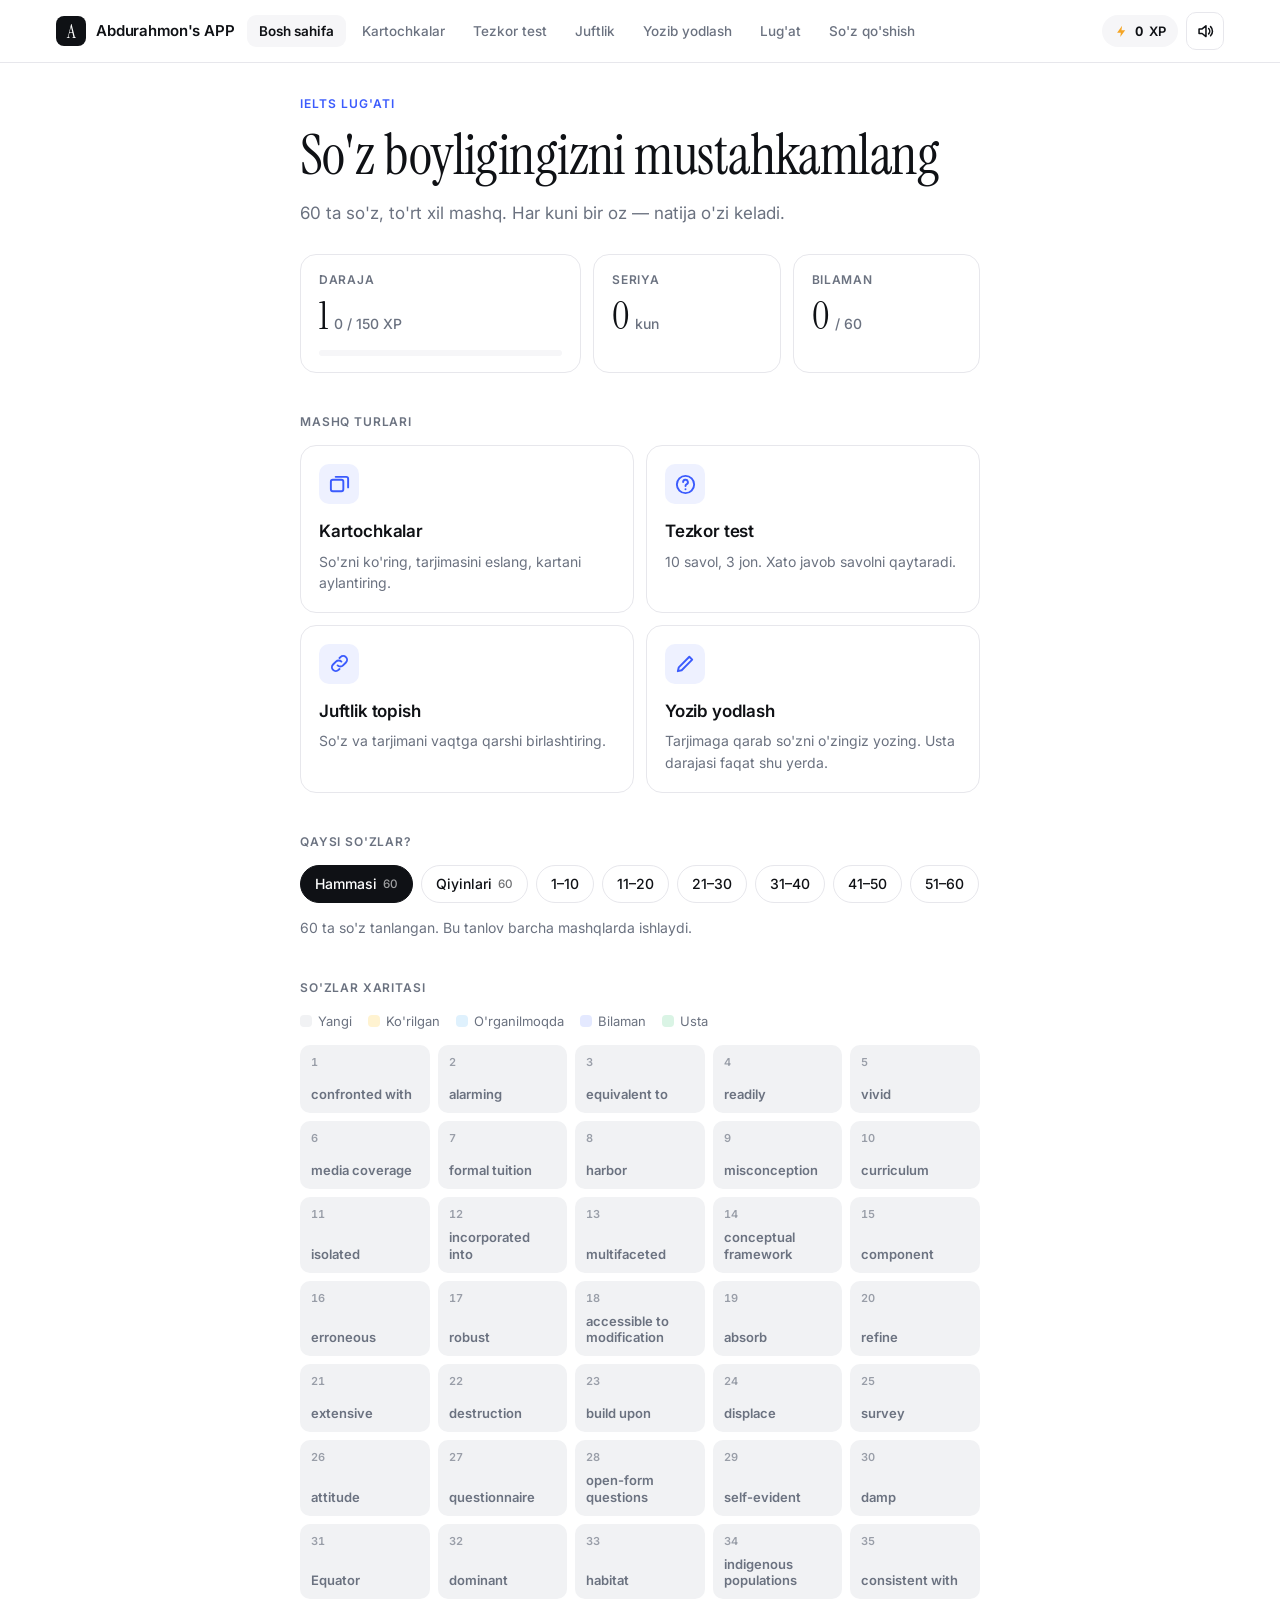
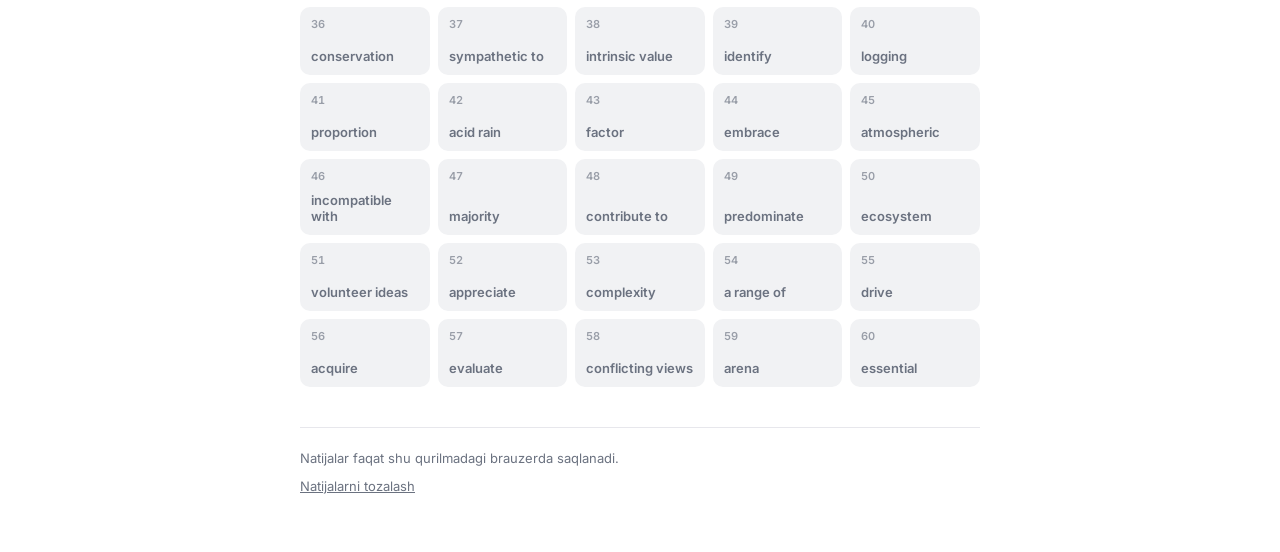
<file: index.html>
<!doctype html>
<html lang="uz">
<head>
<meta charset="utf-8">
<meta name="viewport" content="width=device-width,initial-scale=1,viewport-fit=cover">
<meta name="theme-color" content="#ffffff">
<title>Abdurahmon's APP — IELTS lug'ati</title>
<meta name="description" content="IELTS lug'ati: kartochkalar, test, juftlik va yozib yodlash mashqlari.">
<link rel="icon" href="data:image/svg+xml,%3Csvg xmlns='http://www.w3.org/2000/svg' viewBox='0 0 32 32'%3E%3Crect width='32' height='32' rx='8' fill='%230f1115'/%3E%3Ctext x='16' y='23' font-size='20' text-anchor='middle' fill='white' font-family='Georgia,serif'%3EA%3C/text%3E%3C/svg%3E">
<link rel="preconnect" href="https://fonts.googleapis.com">
<link rel="preconnect" href="https://fonts.gstatic.com" crossorigin>
<link rel="stylesheet" href="https://fonts.googleapis.com/css2?family=Inter:wght@400;500;600;700&family=Instrument+Serif&display=swap">
<link rel="stylesheet" href="assets/style.css">
</head>
<body data-page="index">
<main class="page" id="app"></main>
<script src="assets/words.js"></script>
<script src="assets/core.js"></script>
<script src="assets/home.js"></script>
</body>
</html>
</file>
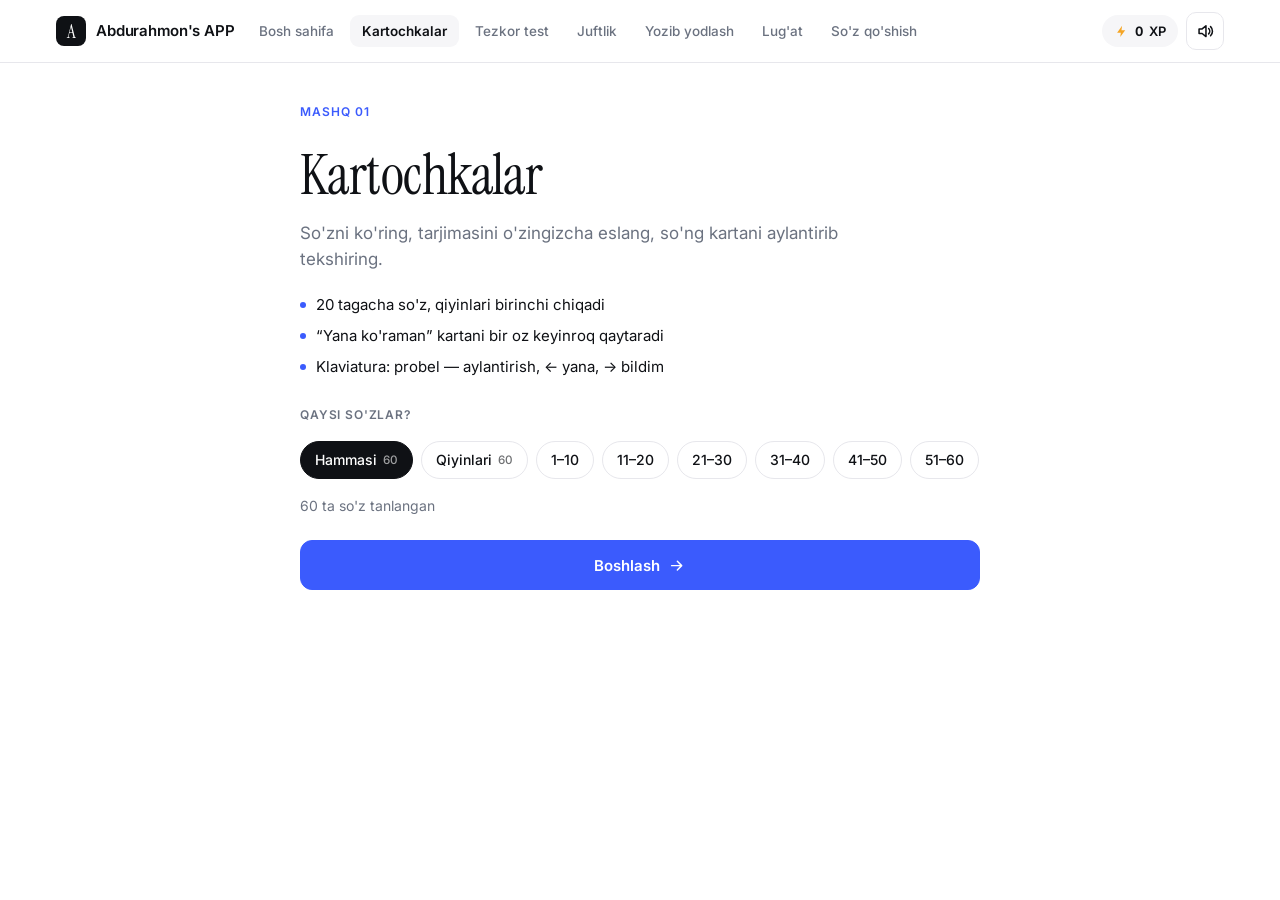
<file: cards.html>
<!doctype html>
<html lang="uz">
<head>
<meta charset="utf-8">
<meta name="viewport" content="width=device-width,initial-scale=1,viewport-fit=cover">
<meta name="theme-color" content="#ffffff">
<title>Kartochkalar — Abdurahmon's APP</title>
<meta name="description" content="IELTS lug'ati: kartochkalar, test, juftlik va yozib yodlash mashqlari.">
<link rel="icon" href="data:image/svg+xml,%3Csvg xmlns='http://www.w3.org/2000/svg' viewBox='0 0 32 32'%3E%3Crect width='32' height='32' rx='8' fill='%230f1115'/%3E%3Ctext x='16' y='23' font-size='20' text-anchor='middle' fill='white' font-family='Georgia,serif'%3EA%3C/text%3E%3C/svg%3E">
<link rel="preconnect" href="https://fonts.googleapis.com">
<link rel="preconnect" href="https://fonts.gstatic.com" crossorigin>
<link rel="stylesheet" href="https://fonts.googleapis.com/css2?family=Inter:wght@400;500;600;700&family=Instrument+Serif&display=swap">
<link rel="stylesheet" href="assets/style.css">
</head>
<body data-page="cards">
<main class="page" id="app"></main>
<script src="assets/words.js"></script>
<script src="assets/core.js"></script>
<script src="assets/cards.js"></script>
</body>
</html>
</file>
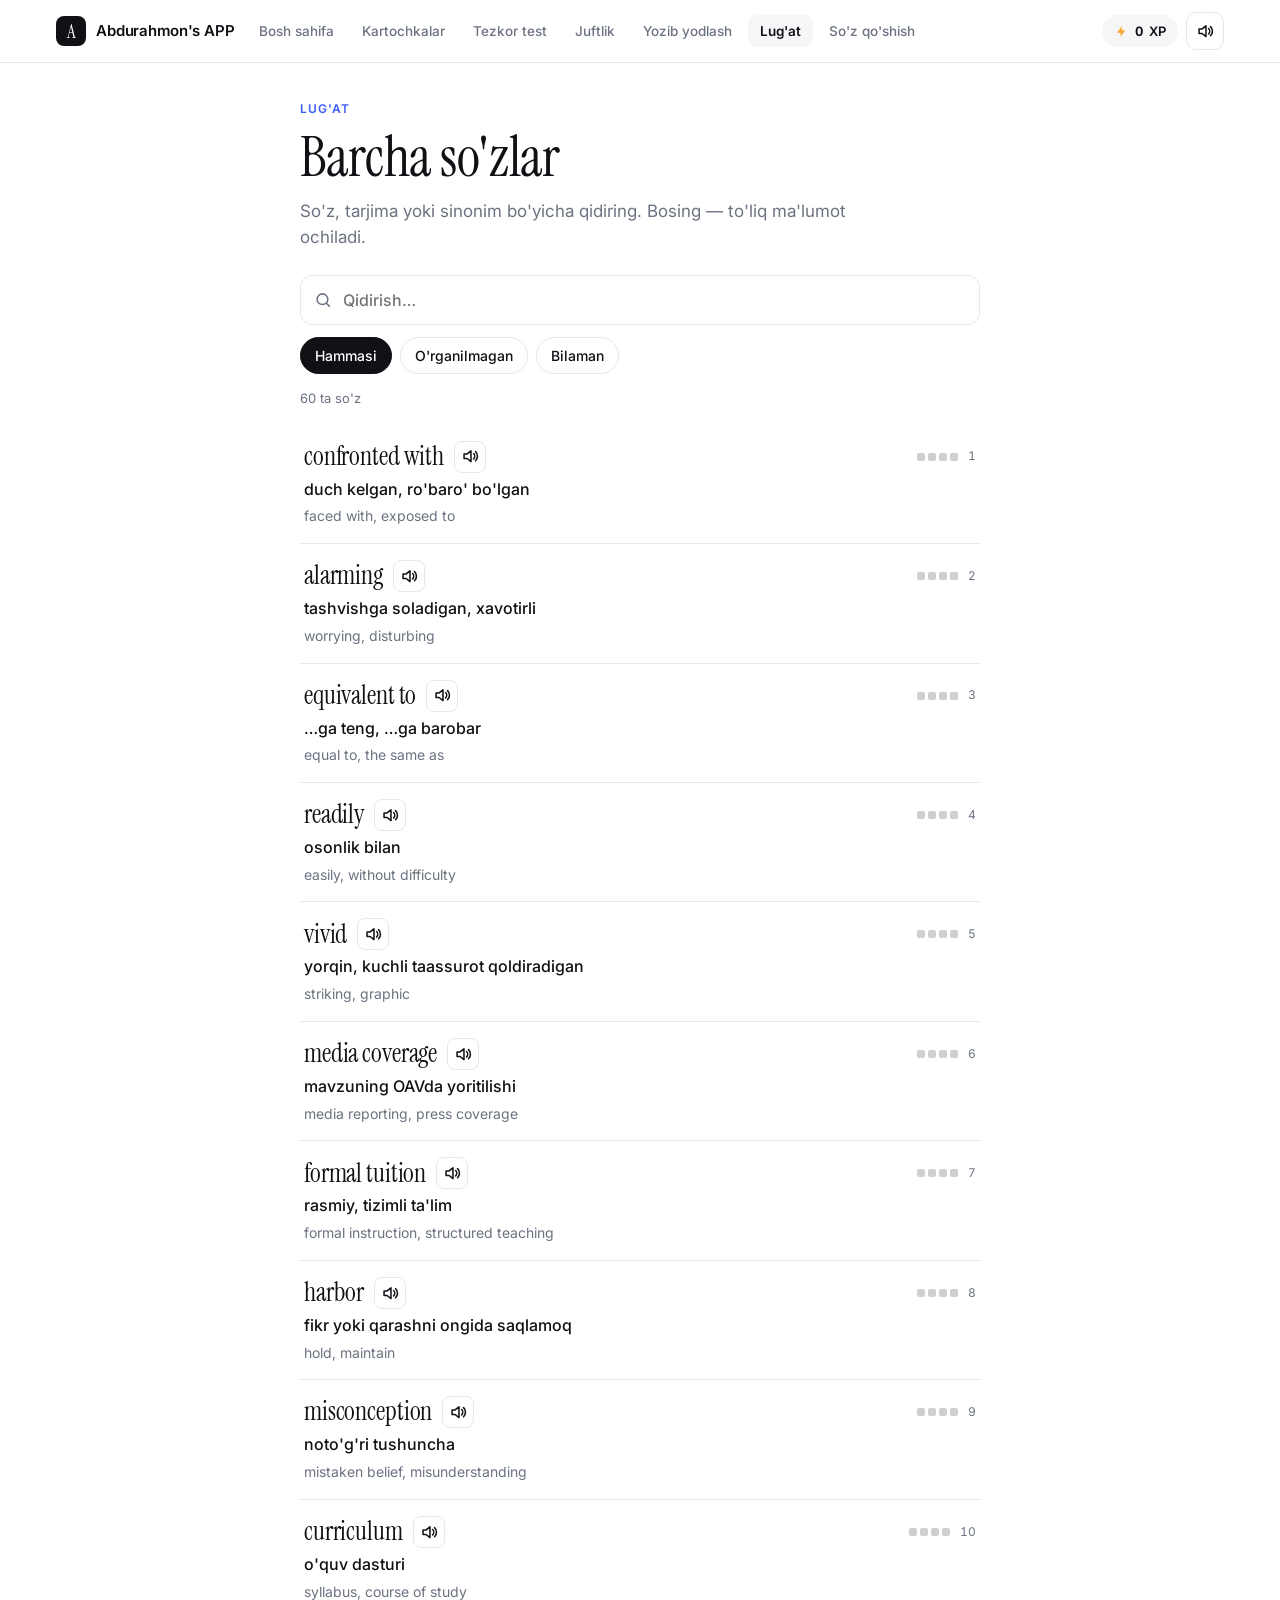
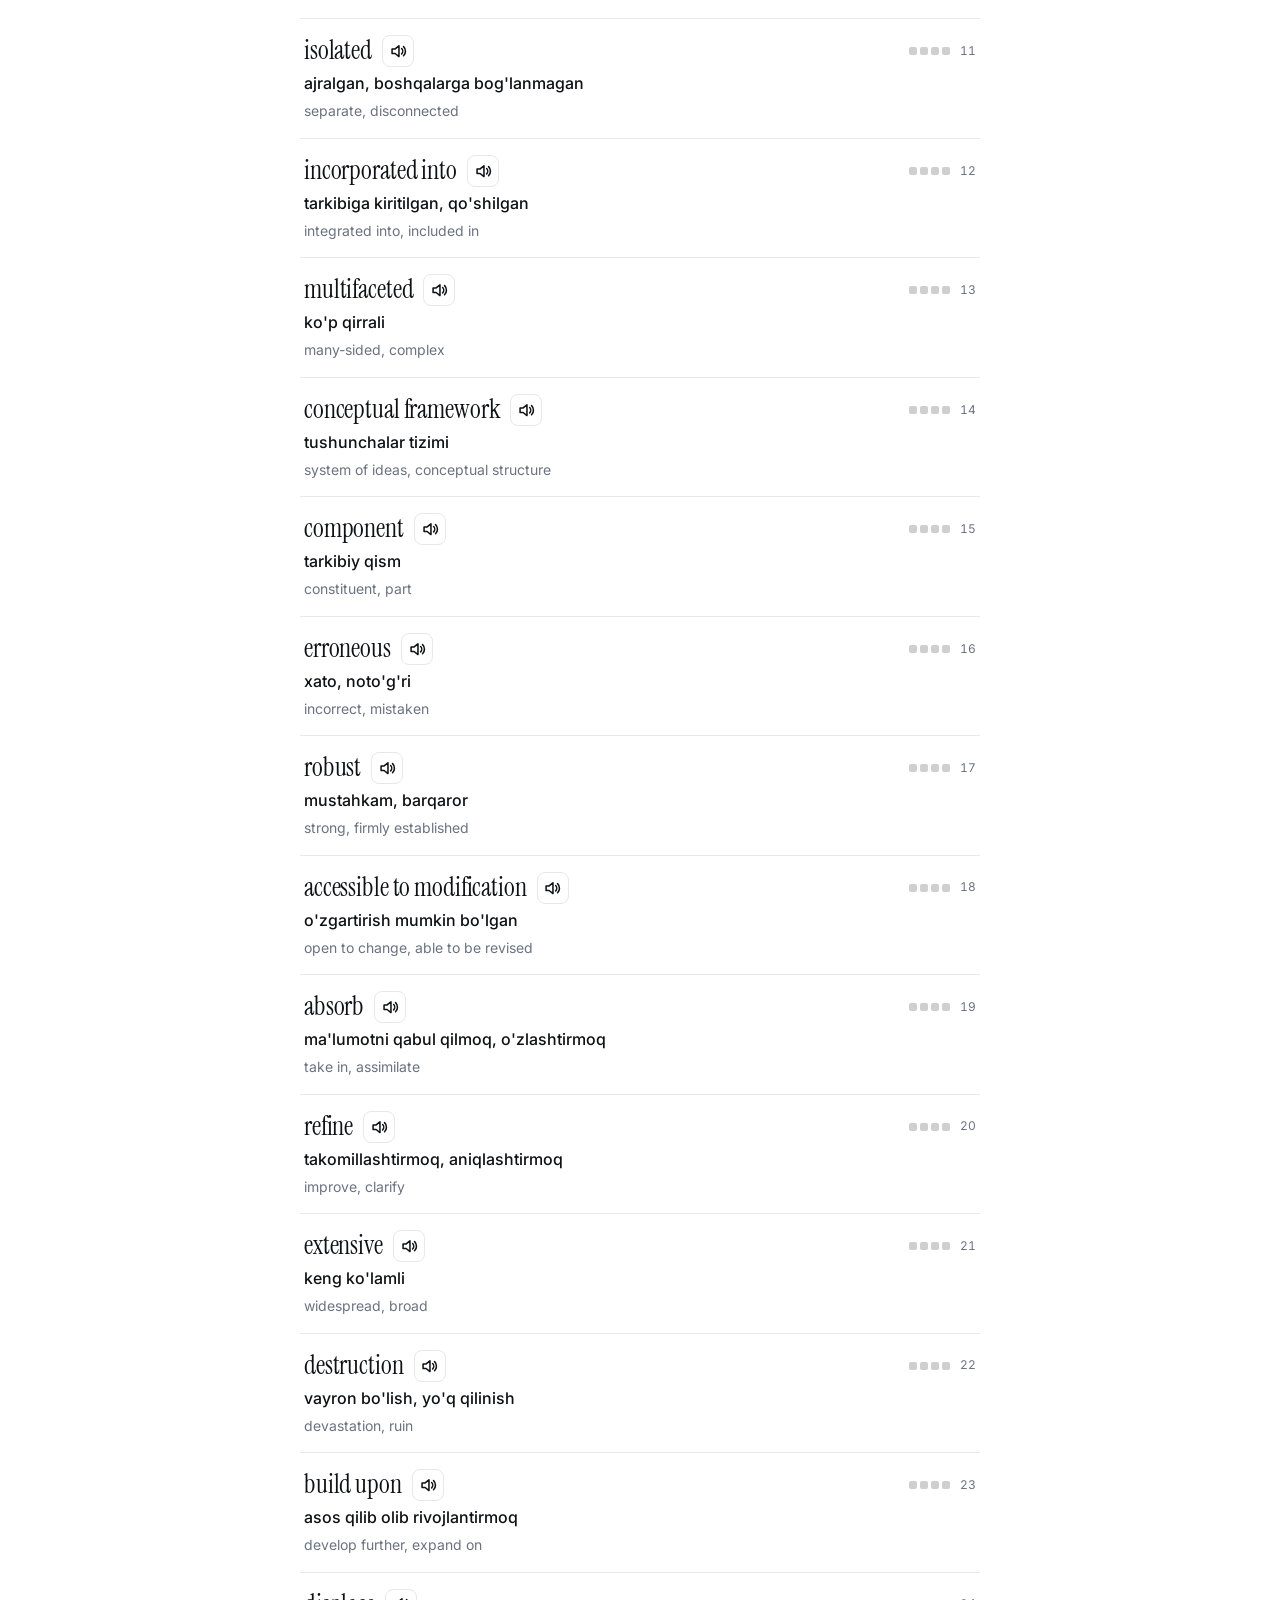
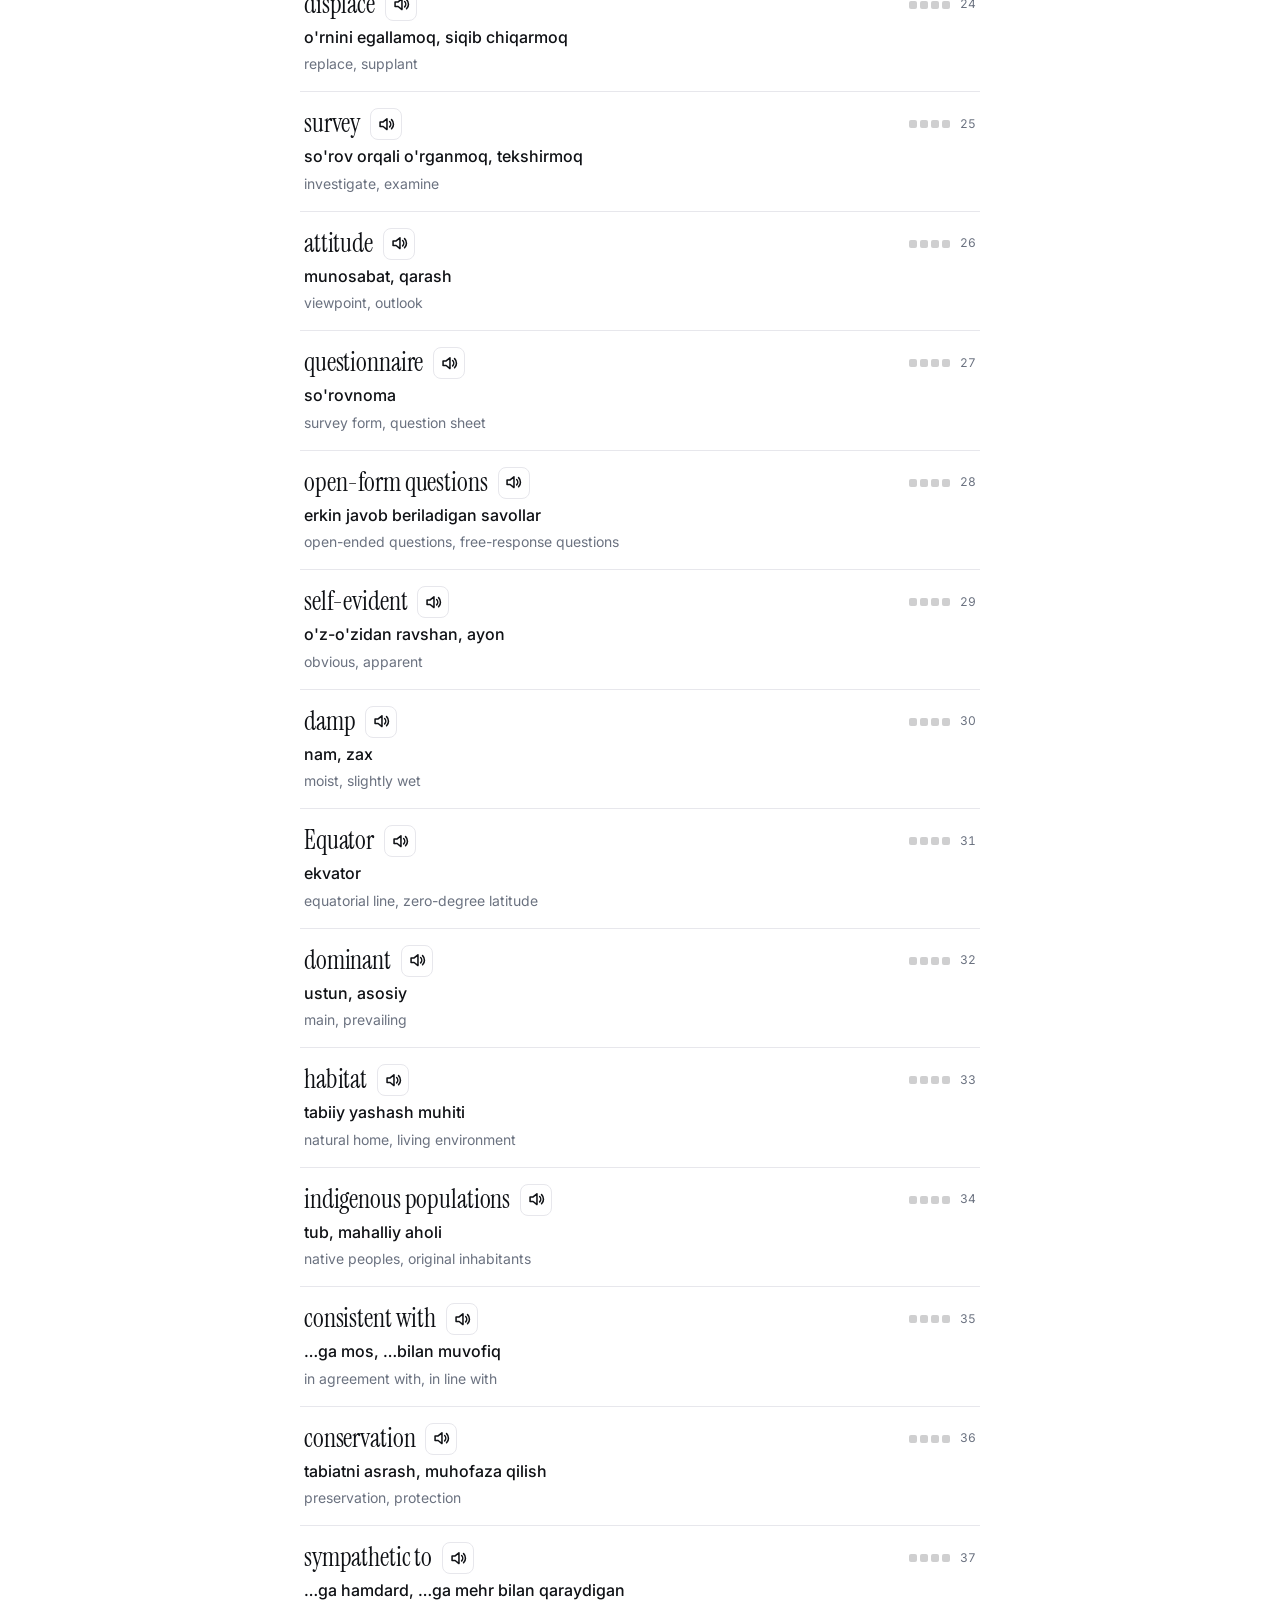
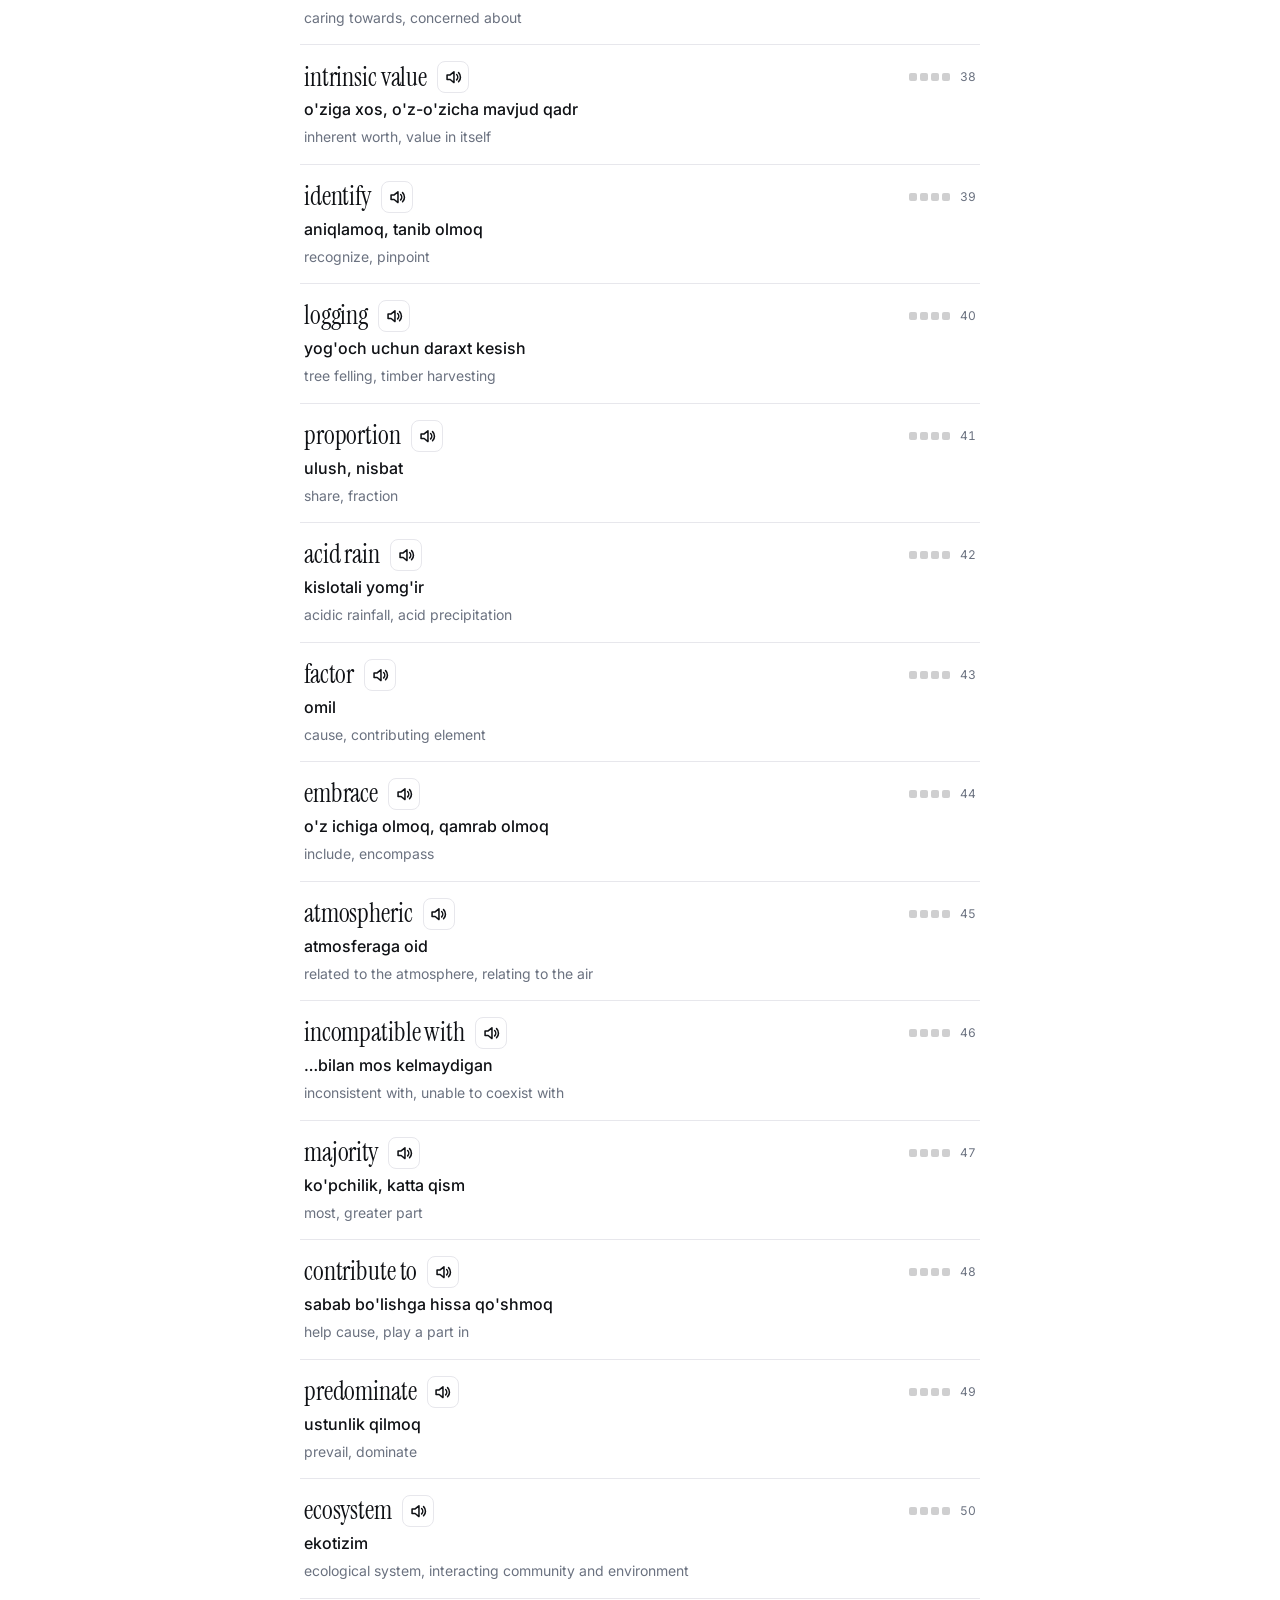
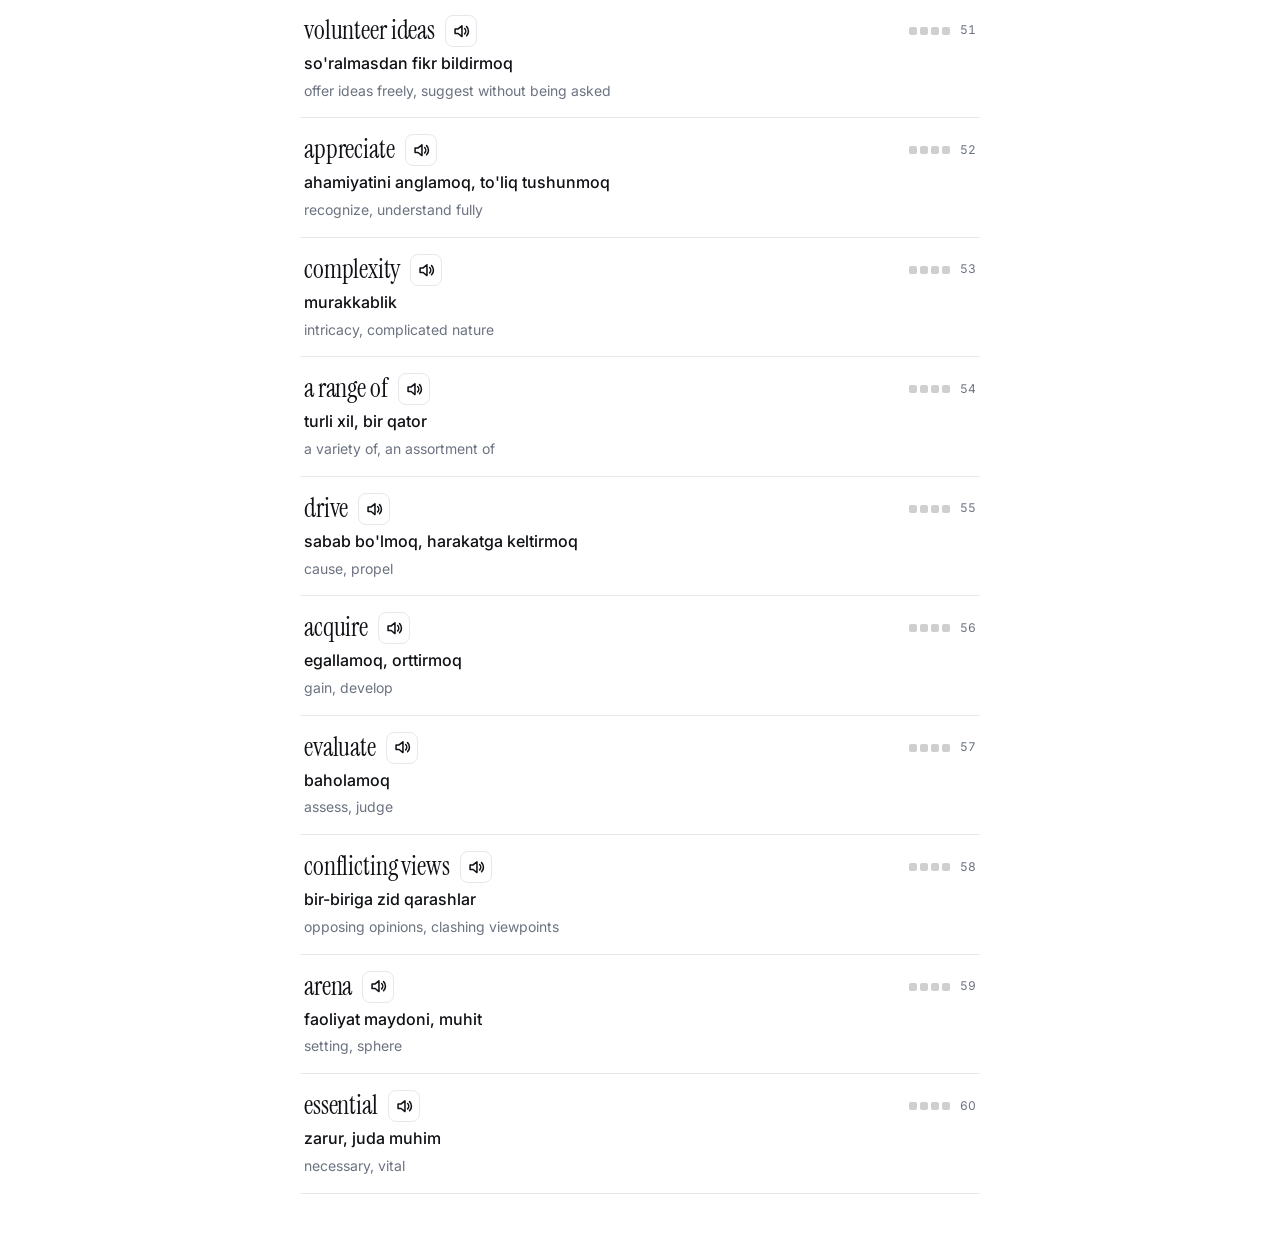
<file: dict.html>
<!doctype html>
<html lang="uz">
<head>
<meta charset="utf-8">
<meta name="viewport" content="width=device-width,initial-scale=1,viewport-fit=cover">
<meta name="theme-color" content="#ffffff">
<title>Lug'at — Abdurahmon's APP</title>
<meta name="description" content="IELTS lug'ati: kartochkalar, test, juftlik va yozib yodlash mashqlari.">
<link rel="icon" href="data:image/svg+xml,%3Csvg xmlns='http://www.w3.org/2000/svg' viewBox='0 0 32 32'%3E%3Crect width='32' height='32' rx='8' fill='%230f1115'/%3E%3Ctext x='16' y='23' font-size='20' text-anchor='middle' fill='white' font-family='Georgia,serif'%3EA%3C/text%3E%3C/svg%3E">
<link rel="preconnect" href="https://fonts.googleapis.com">
<link rel="preconnect" href="https://fonts.gstatic.com" crossorigin>
<link rel="stylesheet" href="https://fonts.googleapis.com/css2?family=Inter:wght@400;500;600;700&family=Instrument+Serif&display=swap">
<link rel="stylesheet" href="assets/style.css">
</head>
<body data-page="dict">
<main class="page" id="app"></main>
<script src="assets/words.js"></script>
<script src="assets/core.js"></script>
<script src="assets/dict.js"></script>
</body>
</html>
</file>
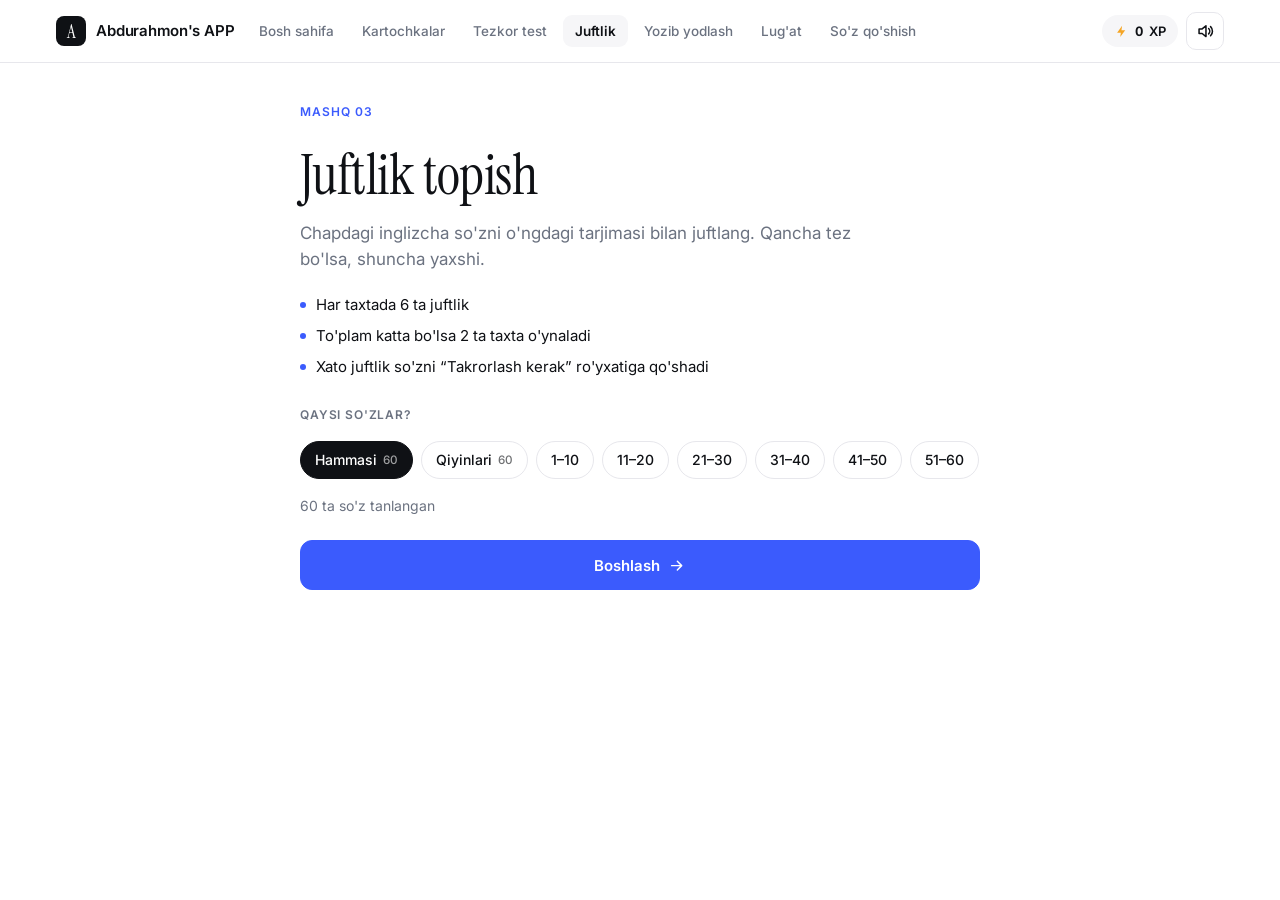
<file: match.html>
<!doctype html>
<html lang="uz">
<head>
<meta charset="utf-8">
<meta name="viewport" content="width=device-width,initial-scale=1,viewport-fit=cover">
<meta name="theme-color" content="#ffffff">
<title>Juftlik topish — Abdurahmon's APP</title>
<meta name="description" content="IELTS lug'ati: kartochkalar, test, juftlik va yozib yodlash mashqlari.">
<link rel="icon" href="data:image/svg+xml,%3Csvg xmlns='http://www.w3.org/2000/svg' viewBox='0 0 32 32'%3E%3Crect width='32' height='32' rx='8' fill='%230f1115'/%3E%3Ctext x='16' y='23' font-size='20' text-anchor='middle' fill='white' font-family='Georgia,serif'%3EA%3C/text%3E%3C/svg%3E">
<link rel="preconnect" href="https://fonts.googleapis.com">
<link rel="preconnect" href="https://fonts.gstatic.com" crossorigin>
<link rel="stylesheet" href="https://fonts.googleapis.com/css2?family=Inter:wght@400;500;600;700&family=Instrument+Serif&display=swap">
<link rel="stylesheet" href="assets/style.css">
</head>
<body data-page="match">
<main class="page" id="app"></main>
<script src="assets/words.js"></script>
<script src="assets/core.js"></script>
<script src="assets/match.js"></script>
</body>
</html>
</file>
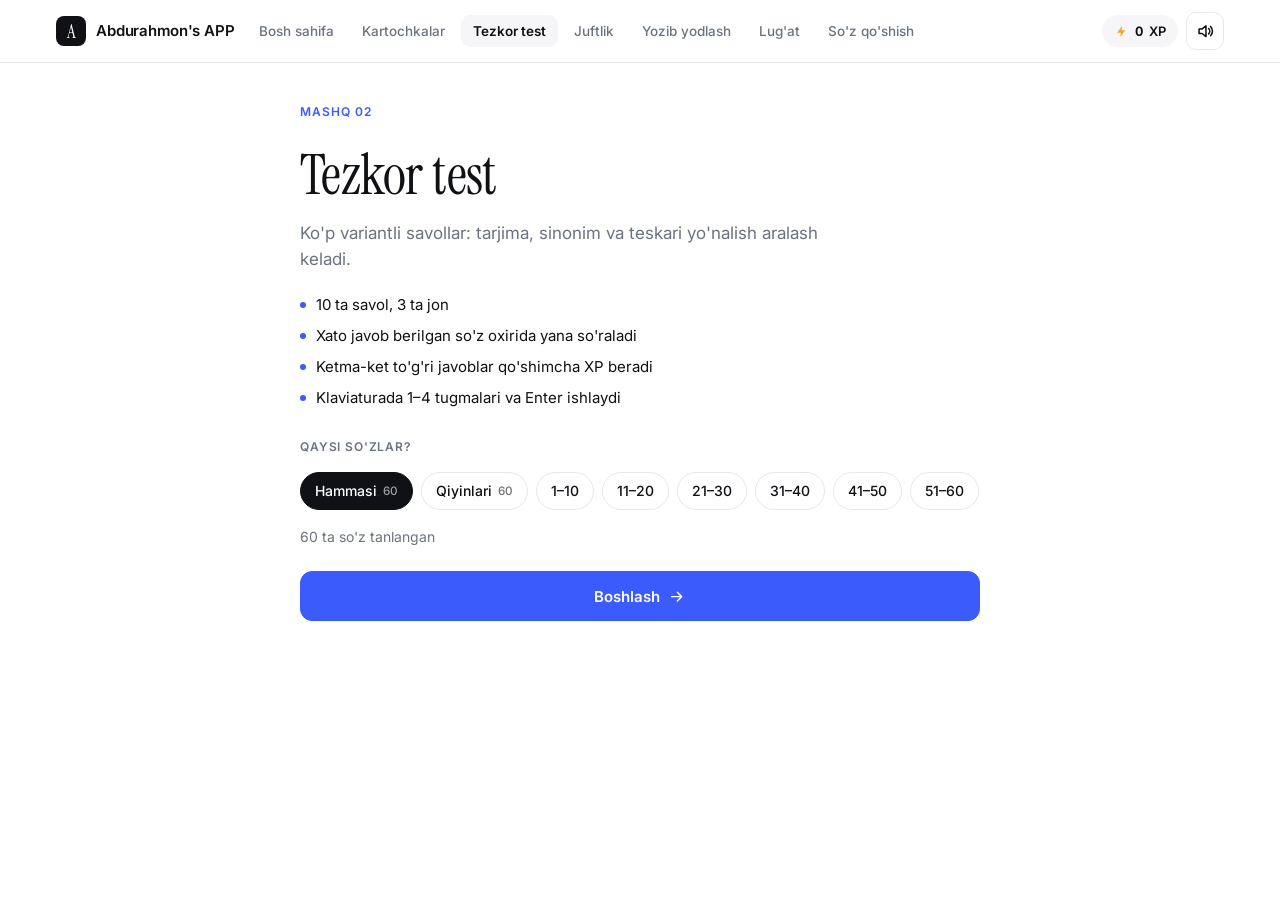
<file: quiz.html>
<!doctype html>
<html lang="uz">
<head>
<meta charset="utf-8">
<meta name="viewport" content="width=device-width,initial-scale=1,viewport-fit=cover">
<meta name="theme-color" content="#ffffff">
<title>Tezkor test — Abdurahmon's APP</title>
<meta name="description" content="IELTS lug'ati: kartochkalar, test, juftlik va yozib yodlash mashqlari.">
<link rel="icon" href="data:image/svg+xml,%3Csvg xmlns='http://www.w3.org/2000/svg' viewBox='0 0 32 32'%3E%3Crect width='32' height='32' rx='8' fill='%230f1115'/%3E%3Ctext x='16' y='23' font-size='20' text-anchor='middle' fill='white' font-family='Georgia,serif'%3EA%3C/text%3E%3C/svg%3E">
<link rel="preconnect" href="https://fonts.googleapis.com">
<link rel="preconnect" href="https://fonts.gstatic.com" crossorigin>
<link rel="stylesheet" href="https://fonts.googleapis.com/css2?family=Inter:wght@400;500;600;700&family=Instrument+Serif&display=swap">
<link rel="stylesheet" href="assets/style.css">
</head>
<body data-page="quiz">
<main class="page" id="app"></main>
<script src="assets/words.js"></script>
<script src="assets/core.js"></script>
<script src="assets/quiz.js"></script>
</body>
</html>
</file>
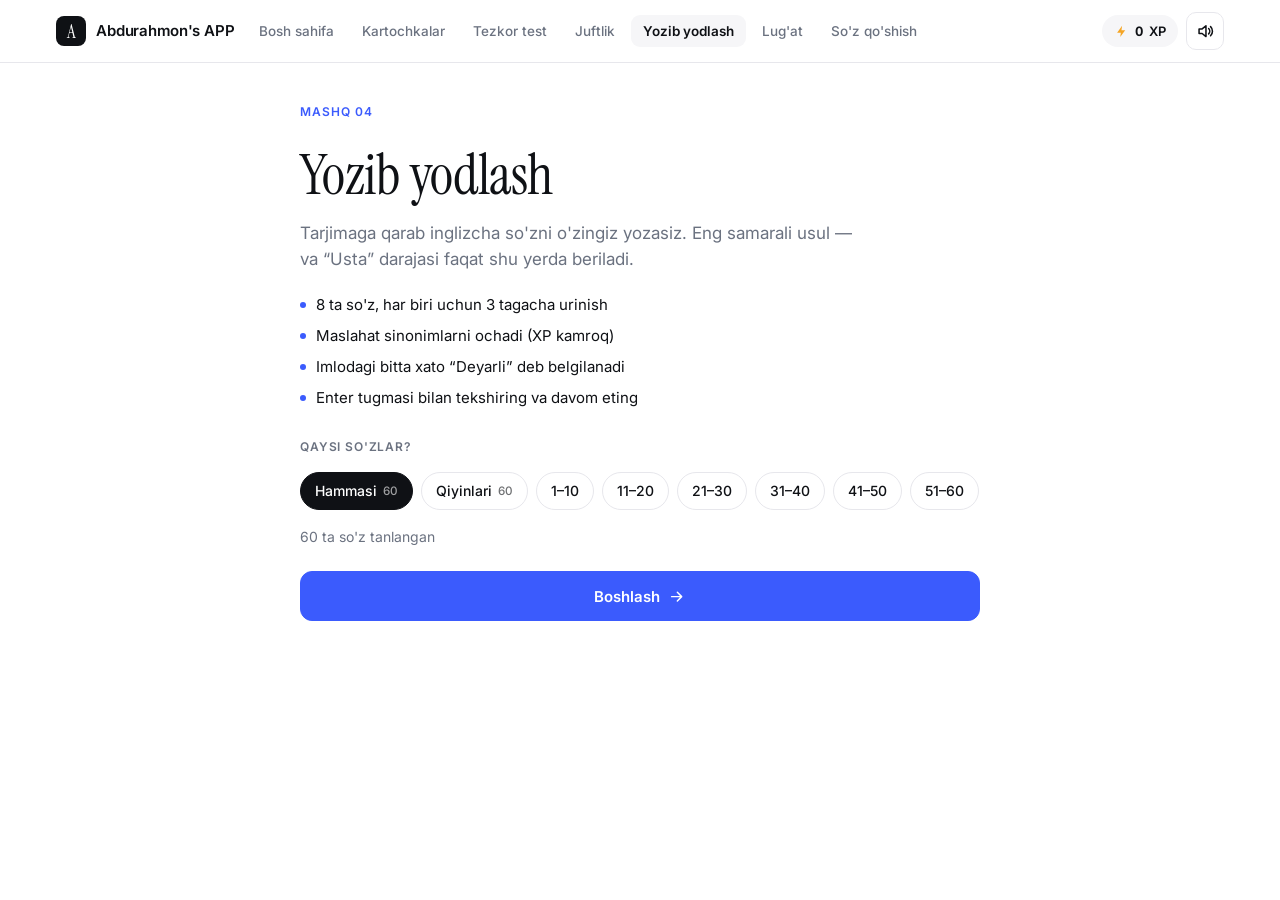
<file: type.html>
<!doctype html>
<html lang="uz">
<head>
<meta charset="utf-8">
<meta name="viewport" content="width=device-width,initial-scale=1,viewport-fit=cover">
<meta name="theme-color" content="#ffffff">
<title>Yozib yodlash — Abdurahmon's APP</title>
<meta name="description" content="IELTS lug'ati: kartochkalar, test, juftlik va yozib yodlash mashqlari.">
<link rel="icon" href="data:image/svg+xml,%3Csvg xmlns='http://www.w3.org/2000/svg' viewBox='0 0 32 32'%3E%3Crect width='32' height='32' rx='8' fill='%230f1115'/%3E%3Ctext x='16' y='23' font-size='20' text-anchor='middle' fill='white' font-family='Georgia,serif'%3EA%3C/text%3E%3C/svg%3E">
<link rel="preconnect" href="https://fonts.googleapis.com">
<link rel="preconnect" href="https://fonts.gstatic.com" crossorigin>
<link rel="stylesheet" href="https://fonts.googleapis.com/css2?family=Inter:wght@400;500;600;700&family=Instrument+Serif&display=swap">
<link rel="stylesheet" href="assets/style.css">
</head>
<body data-page="type">
<main class="page" id="app"></main>
<script src="assets/words.js"></script>
<script src="assets/core.js"></script>
<script src="assets/type.js"></script>
</body>
</html>
</file>
<file: assets/style.css>
/* Abdurahmon's APP — oq, sokin, tipografik dizayn */
:root {
  color-scheme: light;
  --bg: #ffffff;
  --bg2: #f6f6f8;
  --fg: #0f1115;
  --muted: #6b7280;
  --line: #e7e7ec;
  --acc: #3b5bfd;
  --acc-ink: #2a43d1;
  --acc-soft: #eef1ff;
  --ok: #12a150;
  --ok-soft: #e8f7ee;
  --bad: #e5484d;
  --bad-soft: #fdeded;
  --gold: #f5a524;
  --serif: "Instrument Serif", Georgia, "Times New Roman", serif;
  --sans: "Inter", system-ui, -apple-system, "Segoe UI", sans-serif;
  --m0: #f1f2f4; --m0f: #6b7280;
  --m1: #fff3d1; --m1f: #8a5a00;
  --m2: #dff1fd; --m2f: #0b5f8f;
  --m3: #e4e9ff; --m3f: #2a3fb8;
  --m4: #daf4e5; --m4f: #0b6b36;
}
* { box-sizing: border-box; }
html { -webkit-text-size-adjust: 100%; }
body {
  margin: 0; background: var(--bg); color: var(--fg);
  font: 400 16px/1.55 var(--sans); -webkit-font-smoothing: antialiased;
  padding-bottom: 84px;
}
@media (min-width: 760px) { body { padding-bottom: 0; } }
body.focus { padding-bottom: 0; }
body.focus .bnav { display: none; }
button { font: inherit; color: inherit; }
h1, h2, h3, p, ul { margin: 0; }
a { color: inherit; }
:focus-visible { outline: 2px solid var(--acc); outline-offset: 2px; }
[hidden] { display: none !important; }
.muted { color: var(--muted); font-size: 14px; }
.sp { flex: 1; }

.i { width: 1.15em; height: 1.15em; fill: none; stroke: currentColor; stroke-width: 2; stroke-linecap: round; stroke-linejoin: round; flex: none; }
.i.fill, .stars .i.on, .hearts .i { fill: currentColor; }

/* ---------- sarlavha ---------- */
.hd { position: sticky; top: 0; z-index: 30; background: rgba(255, 255, 255, .95); -webkit-backdrop-filter: saturate(1.4) blur(12px); backdrop-filter: saturate(1.4) blur(12px); border-bottom: 1px solid var(--line); }
.hd-in { max-width: 1200px; margin: 0 auto; min-height: 62px; padding: 0 16px; display: flex; align-items: center; gap: 12px; }
.brand { display: flex; align-items: center; gap: 10px; font-weight: 600; font-size: 15px; text-decoration: none; white-space: nowrap; letter-spacing: -.01em; flex-shrink: 0; }
.logo { width: 30px; height: 30px; border-radius: 8px; background: var(--fg); color: #fff; display: grid; place-items: center; font: 400 19px/1 var(--serif); flex-shrink: 0; }
.nav { display: none; gap: 4px; align-items: center; overflow-x: auto; scrollbar-width: none; -ms-overflow-style: none; padding: 4px 0; }
.nav::-webkit-scrollbar { display: none; }
@media (min-width: 760px) { .nav { display: flex; } }
.nav a { padding: 8px 12px; border-radius: 9px; color: var(--muted); text-decoration: none; font-weight: 500; font-size: 13.5px; white-space: nowrap; line-height: 1.25; display: inline-flex; align-items: center; transition: background .15s, color .15s; }
.nav a:hover { background: var(--bg2); color: var(--fg); }
.nav a.on { background: var(--bg2); color: var(--fg); font-weight: 600; }
.hd-r { margin-left: auto; display: flex; align-items: center; gap: 8px; flex-shrink: 0; }
.xp { display: inline-flex; align-items: center; gap: 6px; padding: 6px 12px; border-radius: 99px; background: var(--bg2); font-size: 13px; font-weight: 600; font-variant-numeric: tabular-nums; white-space: nowrap; }
.xp .i { color: var(--gold); fill: var(--gold); stroke: none; }

.bnav { position: fixed; left: 0; right: 0; bottom: 0; z-index: 30; display: grid; grid-template-columns: repeat(7, 1fr); background: rgba(255, 255, 255, .96); border-top: 1px solid var(--line); padding: 6px 6px calc(6px + env(safe-area-inset-bottom, 0px)); }
@media (min-width: 760px) { .bnav { display: none; } }
.bnav a { display: flex; flex-direction: column; align-items: center; gap: 3px; padding: 6px 2px; border-radius: 10px; text-decoration: none; color: var(--muted); font-size: 10.5px; font-weight: 500; }
.bnav a .i { width: 21px; height: 21px; }
.bnav a.on { color: var(--acc); }

/* ---------- sahifa ---------- */
.page { max-width: 720px; margin: 0 auto; padding: 32px 20px 56px; }
.eyebrow { font-size: 12px; font-weight: 600; letter-spacing: .08em; text-transform: uppercase; color: var(--acc); }
h1 { font: 400 clamp(36px, 8vw, 56px)/1.04 var(--serif); letter-spacing: -.01em; margin: 8px 0 12px; text-wrap: balance; }
h2 { font-size: 12px; font-weight: 600; letter-spacing: .07em; text-transform: uppercase; color: var(--muted); }
.lead { font-size: 17px; color: var(--muted); max-width: 52ch; }
.section { margin-top: 40px; display: flex; flex-direction: column; gap: 14px; }

/* tugmalar */
.btn { display: inline-flex; align-items: center; justify-content: center; gap: 8px; height: 50px; padding: 0 22px; border-radius: 12px; border: 1px solid var(--fg); background: var(--fg); color: #fff; font-weight: 600; font-size: 15px; cursor: pointer; text-decoration: none; transition: transform .08s, background .15s, border-color .15s; }
.btn:hover { background: #262a33; }
.btn:active { transform: scale(.985); }
.btn.acc { background: var(--acc); border-color: var(--acc); }
.btn.acc:hover { background: var(--acc-ink); border-color: var(--acc-ink); }
.btn.line { background: #fff; color: var(--fg); border-color: var(--line); }
.btn.line:hover { background: var(--bg2); }
.btn.ok { background: var(--ok); border-color: var(--ok); }
.btn.block { width: 100%; }
.btn[disabled] { opacity: .4; pointer-events: none; }
.row { display: flex; gap: 10px; }
.row .btn { flex: 1; }
.icon-btn { width: 38px; height: 38px; border-radius: 10px; border: 1px solid var(--line); background: #fff; display: inline-grid; place-items: center; cursor: pointer; padding: 0; color: var(--fg); text-decoration: none; flex: none; }
.icon-btn:hover { background: var(--bg2); }
.icon-btn.sm { width: 32px; height: 32px; border-radius: 8px; }
.link { background: none; border: 0; padding: 0; color: var(--muted); text-decoration: underline; cursor: pointer; font-size: 13px; }

.chips { display: flex; flex-wrap: wrap; gap: 8px; }
.chip { display: inline-flex; align-items: center; gap: 6px; padding: 7px 14px; border-radius: 99px; border: 1px solid var(--line); background: #fff; font-size: 14px; font-weight: 500; cursor: pointer; }
.chip:hover { border-color: var(--fg); }
.chip.on { background: var(--fg); border-color: var(--fg); color: #fff; }
.chip small { opacity: .6; font-weight: 500; }

/* ---------- boshlang'ich ekran ---------- */
.intro { display: flex; flex-direction: column; gap: 16px; padding-top: 8px; }
.intro .eyebrow, .intro h1 { margin-bottom: 0; }
.intro h2 { margin-top: 12px; }
.rules { list-style: none; padding: 0; display: flex; flex-direction: column; gap: 8px; margin-top: 4px; }
.rules li { display: flex; gap: 10px; font-size: 15px; }
.rules li::before { content: ""; flex: none; width: 6px; height: 6px; border-radius: 50%; background: var(--acc); margin-top: 9px; }
.intro .btn { margin-top: 8px; }

/* ---------- bosh sahifa ---------- */
.hero { display: flex; flex-direction: column; gap: 4px; }
.stats { display: grid; grid-template-columns: 1.5fr 1fr 1fr; gap: 12px; margin-top: 28px; }
@media (max-width: 560px) { .stats { grid-template-columns: 1fr 1fr; } .stats .lvl { grid-column: 1 / -1; } }
.card { border: 1px solid var(--line); border-radius: 16px; padding: 16px 18px; background: #fff; }
.card .lbl, .lbl { font-size: 12px; font-weight: 600; letter-spacing: .06em; text-transform: uppercase; color: var(--muted); }
.card .val { font: 400 38px/1.1 var(--serif); margin-top: 6px; display: flex; align-items: baseline; gap: 6px; }
.card .val small { font: 500 14px var(--sans); color: var(--muted); }
.bar { height: 6px; border-radius: 9px; background: var(--bg2); overflow: hidden; margin-top: 12px; }
.bar i { display: block; height: 100%; background: var(--acc); border-radius: 9px; transition: width .35s; }

.modes { display: grid; grid-template-columns: repeat(2, minmax(0, 1fr)); gap: 12px; }
@media (max-width: 520px) { .modes { grid-template-columns: 1fr; } }
.mode { display: flex; flex-direction: column; gap: 6px; padding: 18px; border: 1px solid var(--line); border-radius: 16px; background: #fff; text-decoration: none; transition: border-color .15s, transform .15s, box-shadow .15s; }
.mode:hover { border-color: var(--fg); transform: translateY(-2px); box-shadow: 0 8px 24px -12px rgba(15, 17, 21, .25); }
.mode .mi { width: 40px; height: 40px; border-radius: 10px; display: grid; place-items: center; background: var(--acc-soft); color: var(--acc); margin-bottom: 8px; font-size: 20px; }
.mode b { font-size: 17px; font-weight: 600; letter-spacing: -.01em; display: flex; align-items: center; justify-content: space-between; }
.mode b .i { opacity: 0; transition: opacity .15s, transform .15s; transform: translateX(-4px); }
.mode:hover b .i { opacity: 1; transform: none; }
.mode span.d { font-size: 14px; color: var(--muted); }

.legend { display: flex; flex-wrap: wrap; gap: 6px 16px; font-size: 13px; color: var(--muted); }
.legend span { display: inline-flex; align-items: center; gap: 6px; }
.legend i { width: 12px; height: 12px; border-radius: 4px; display: inline-block; }
.lg0 { background: var(--m0); } .lg1 { background: var(--m1); } .lg2 { background: var(--m2); } .lg3 { background: var(--m3); } .lg4 { background: var(--m4); }
.map { display: grid; grid-template-columns: repeat(auto-fill, minmax(112px, 1fr)); gap: 8px; }
.tile { text-align: left; border: 0; border-radius: 10px; padding: 9px 11px 11px; display: flex; flex-direction: column; gap: 6px; cursor: pointer; min-height: 68px; justify-content: space-between; min-width: 0; transition: transform .12s; }
.tile:hover { transform: translateY(-2px); }
.tile small { font-size: 11px; font-weight: 600; opacity: .65; font-variant-numeric: tabular-nums; }
.tile b { font-size: 13px; font-weight: 600; line-height: 1.25; overflow-wrap: anywhere; }
.m0 { background: var(--m0); color: var(--m0f); } .m1 { background: var(--m1); color: var(--m1f); }
.m2 { background: var(--m2); color: var(--m2f); } .m3 { background: var(--m3); color: var(--m3f); }
.m4 { background: var(--m4); color: var(--m4f); }
.pips { display: inline-flex; gap: 3px; }
.pips i { width: 8px; height: 8px; border-radius: 2px; background: currentColor; opacity: .2; }
.pips i.f { opacity: 1; }
.foot { margin-top: 40px; padding-top: 20px; border-top: 1px solid var(--line); color: var(--muted); font-size: 13px; display: flex; flex-direction: column; gap: 8px; align-items: flex-start; }

/* ---------- lug'at ---------- */
.search-wrap { position: relative; margin: 24px 0 12px; }
.search-wrap .i { position: absolute; left: 14px; top: 50%; transform: translateY(-50%); color: var(--muted); }
.search { width: 100%; height: 50px; padding: 0 16px 0 42px; border-radius: 12px; border: 1px solid var(--line); background: #fff; font: 500 16px var(--sans); color: var(--fg); }
.search:focus { outline: none; border-color: var(--fg); }
.dl { list-style: none; margin: 16px 0 0; padding: 0; display: flex; flex-direction: column; }
.dw { padding: 16px 4px; border-bottom: 1px solid var(--line); display: flex; flex-direction: column; gap: 4px; cursor: pointer; }
.dw:hover .dw-w { color: var(--acc); }
.dw-h { display: flex; align-items: center; gap: 10px; }
.dw-w { font: 400 26px/1.15 var(--serif); letter-spacing: -.005em; transition: color .12s; }
.dw-n { color: var(--muted); font-size: 12px; font-variant-numeric: tabular-nums; }
.dw-t { font-weight: 500; }
.dw-d { color: var(--muted); font-size: 14px; }
.count { color: var(--muted); font-size: 13px; }

/* ---------- o'yin ---------- */
.gbar { display: flex; align-items: center; gap: 14px; margin-bottom: 24px; }
.prog { flex: 1; height: 6px; border-radius: 9px; background: var(--bg2); overflow: hidden; }
.prog i { display: block; height: 100%; background: var(--fg); border-radius: 9px; transition: width .3s; }
.hearts { display: inline-flex; gap: 3px; color: var(--bad); }
.hearts .i { width: 20px; height: 20px; }
.hearts .off { opacity: .2; }
.combo { font-size: 12px; font-weight: 700; padding: 3px 9px; border-radius: 99px; background: var(--gold); color: #3b2a00; white-space: nowrap; }
.cnt, .timer { font-size: 14px; font-weight: 600; font-variant-numeric: tabular-nums; display: inline-flex; align-items: center; gap: 6px; min-width: 54px; justify-content: flex-end; color: var(--muted); }
.game { display: flex; flex-direction: column; gap: 14px; }
.qcard { padding: 28px 24px; border: 1px solid var(--line); border-radius: 20px; background: #fff; display: flex; flex-direction: column; gap: 14px; min-width: 0; }
.qlabel { font-size: 12px; font-weight: 600; letter-spacing: .07em; text-transform: uppercase; color: var(--muted); }
.big { font: 400 clamp(38px, 10vw, 60px)/1.04 var(--serif); letter-spacing: -.01em; overflow-wrap: anywhere; text-wrap: balance; }
.big.sm { font-size: clamp(27px, 7vw, 38px); line-height: 1.15; }
.sub { display: flex; align-items: center; gap: 10px; flex-wrap: wrap; }
.mask { font: 600 19px var(--sans); letter-spacing: .16em; white-space: pre-wrap; color: var(--muted); }
.syns { display: flex; flex-wrap: wrap; gap: 6px; }
.syn { padding: 4px 12px; border-radius: 99px; background: var(--acc-soft); color: var(--acc-ink); font-size: 14px; font-weight: 500; }
.opts { display: grid; gap: 10px; }
.opt { display: flex; align-items: center; gap: 14px; width: 100%; text-align: left; padding: 15px 16px; border: 1px solid var(--line); border-radius: 14px; background: #fff; font-weight: 500; cursor: pointer; min-width: 0; transition: border-color .12s, background .12s; }
.opt:hover:not([disabled]) { border-color: var(--fg); }
.opt span { min-width: 0; overflow-wrap: anywhere; }
.opt kbd { flex: none; width: 26px; height: 26px; border-radius: 7px; border: 1px solid var(--line); display: grid; place-items: center; font: 600 12px var(--sans); color: var(--muted); }
.opt.ok { border-color: var(--ok); background: var(--ok-soft); }
.opt.no { border-color: var(--bad); background: var(--bad-soft); }
.opt[disabled] { cursor: default; }
.opt[disabled]:not(.ok):not(.no) { opacity: .5; }
.fb { border-radius: 16px; padding: 16px; display: flex; flex-direction: column; gap: 12px; animation: rise .2s ease-out; }
.fb.ok { background: var(--ok-soft); }
.fb.no, .fb.near { background: var(--bad-soft); }
.fb-h { font-weight: 700; display: flex; justify-content: space-between; gap: 8px; }
.fb.ok .fb-h { color: var(--ok); } .fb.no .fb-h, .fb.near .fb-h { color: var(--bad); }
.fb-b { display: flex; flex-direction: column; gap: 2px; font-size: 15px; }
.fb-b .sm { color: var(--muted); font-size: 14px; }
.inp { width: 100%; height: 58px; padding: 0 16px; border-radius: 14px; border: 1px solid var(--line); background: #fff; font: 500 22px var(--sans); color: var(--fg); }
.inp:focus { outline: none; border-color: var(--fg); }
.inp.ok { border-color: var(--ok); background: var(--ok-soft); }
.inp.no, .inp.near { border-color: var(--bad); background: var(--bad-soft); }

/* juftlik */
.bno { text-align: center; font-size: 13px; color: var(--muted); font-weight: 600; }
.mgrid { display: grid; grid-template-columns: repeat(2, minmax(0, 1fr)); gap: 10px 12px; }
.mcol { display: flex; flex-direction: column; gap: 10px; min-width: 0; }
.mt { min-height: 60px; padding: 10px 12px; border-radius: 12px; border: 1px solid var(--line); background: #fff; font-weight: 500; font-size: 14.5px; text-align: center; cursor: pointer; overflow-wrap: anywhere; display: grid; place-items: center; line-height: 1.3; }
.mt:hover { border-color: var(--fg); }
.mt.en { font: 400 21px/1.15 var(--serif); }
.mt.sel { border-color: var(--acc); background: var(--acc-soft); color: var(--acc-ink); }
.mt.done { background: var(--ok-soft); border-color: transparent; color: var(--ok); opacity: .55; pointer-events: none; }
.mt.bad { background: var(--bad-soft); border-color: var(--bad); }
@keyframes shake { 0%, 100% { transform: translateX(0); } 25% { transform: translateX(-6px); } 75% { transform: translateX(6px); } }
.shake { animation: shake .3s; }

/* kartochka */
.fc { perspective: 1200px; height: 380px; cursor: pointer; }
.fc-in { position: relative; width: 100%; height: 100%; transition: transform .5s cubic-bezier(.3, .7, .2, 1); transform-style: preserve-3d; }
.fc.flip .fc-in { transform: rotateY(180deg); }
.face { position: absolute; inset: 0; backface-visibility: hidden; -webkit-backface-visibility: hidden; background: #fff; border: 1px solid var(--line); border-radius: 24px; padding: 24px; display: flex; flex-direction: column; gap: 14px; overflow: auto; box-shadow: 0 18px 40px -26px rgba(15, 17, 21, .35); }
.face.front { align-items: center; justify-content: center; text-align: center; }
.face.back { transform: rotateY(180deg); justify-content: center; }
.face .num { position: absolute; top: 16px; left: 18px; font-size: 13px; color: var(--muted); font-weight: 600; }
.face.front .big { font-size: clamp(36px, 10vw, 56px); }
.tap { font-size: 13px; color: var(--muted); }
.trl { font: 400 clamp(26px, 7vw, 34px)/1.2 var(--serif); }
.fc-help { text-align: center; }

/* natija */
.res { max-width: 520px; margin: 0 auto; padding-top: 16px; display: flex; flex-direction: column; align-items: center; gap: 22px; text-align: center; }
.res h1 { margin: 0; }
.stars { display: flex; gap: 8px; }
.stars .i { width: 52px; height: 52px; color: var(--line); }
.stars .i.on { color: var(--gold); animation: pop .5s both; }
.stars .i.on:nth-child(2) { animation-delay: .15s; } .stars .i.on:nth-child(3) { animation-delay: .3s; }
@keyframes pop { 0% { transform: scale(.3); opacity: 0; } 70% { transform: scale(1.18); } 100% { transform: scale(1); opacity: 1; } }
.lvup { background: var(--gold); color: #3b2a00; font-weight: 700; padding: 8px 16px; border-radius: 99px; font-size: 14px; }
.stats3 { display: grid; grid-template-columns: repeat(3, minmax(0, 1fr)); gap: 10px; width: 100%; }
.stat { border: 1px solid var(--line); border-radius: 14px; padding: 14px 8px; }
.stat b { display: block; font: 400 30px/1.1 var(--serif); font-variant-numeric: tabular-nums; }
.stat span { font-size: 12px; color: var(--muted); font-weight: 500; }
.review { width: 100%; text-align: left; display: flex; flex-direction: column; gap: 8px; }
.rv { display: flex; align-items: center; gap: 10px; padding: 11px 14px; border-radius: 12px; border: 1px solid var(--line); cursor: pointer; background: #fff; }
.rv:hover { border-color: var(--fg); }
.rv span { color: var(--muted); font-size: 14px; min-width: 0; overflow-wrap: anywhere; }
.btns { display: flex; flex-direction: column; gap: 10px; width: 100%; }

/* so'z oynasi */
.sheet-bg { position: fixed; inset: 0; z-index: 50; background: rgba(15, 17, 21, .4); display: flex; align-items: flex-end; justify-content: center; animation: fade .15s; }
.sheet { width: 100%; max-width: 560px; max-height: 88%; overflow: auto; background: #fff; border-radius: 24px 24px 0 0; padding: 22px 22px calc(26px + env(safe-area-inset-bottom, 0px)); display: flex; flex-direction: column; gap: 16px; animation: rise .22s ease-out; }
@media (min-width: 760px) { .sheet-bg { align-items: center; } .sheet { border-radius: 24px; } }
.sheet .big { font-size: clamp(34px, 8vw, 46px); }
.sh-row { display: flex; align-items: center; gap: 10px; }
.sh-row .num { font-size: 13px; color: var(--muted); font-weight: 600; }
.tr-line { font-size: 19px; font-weight: 500; line-height: 1.35; margin-top: 2px; }
.sheet .syns { margin-top: 6px; }
.mlabel { align-self: flex-start; display: inline-flex; align-items: center; gap: 8px; padding: 6px 12px; border-radius: 99px; font-size: 13px; font-weight: 600; }
@keyframes rise { from { transform: translateY(24px); opacity: 0; } to { transform: none; opacity: 1; } }
@keyframes fade { from { opacity: 0; } to { opacity: 1; } }
@media (prefers-reduced-motion: reduce) { * { animation: none !important; transition: none !important; } }

/* so'z qo'shish */
.form { display: flex; flex-direction: column; gap: 12px; margin-top: 24px; }
.field { display: flex; flex-direction: column; gap: 6px; }
.field label { font-size: 13px; font-weight: 600; color: var(--muted); }
.field input, .field textarea { width: 100%; padding: 13px 14px; border-radius: 12px; border: 1px solid var(--line); background: #fff; font: 500 16px var(--sans); color: var(--fg); }
.field textarea { min-height: 130px; resize: vertical; font-size: 14px; line-height: 1.5; }
.field input:focus, .field textarea:focus { outline: none; border-color: var(--fg); }
.notice { padding: 12px 14px; border-radius: 12px; background: var(--acc-soft); color: var(--acc-ink); font-size: 14px; }
.notice.ok { background: var(--ok-soft); color: var(--ok); }
.notice.err { background: var(--bad-soft); color: var(--bad); }
.cw { display: flex; align-items: center; gap: 12px; padding: 12px 4px; border-bottom: 1px solid var(--line); }
.cw div { min-width: 0; flex: 1; }
.cw b { display: block; font-weight: 600; overflow-wrap: anywhere; }
.cw span { color: var(--muted); font-size: 14px; overflow-wrap: anywhere; }

/* Yangi: PDF import va ko'p so'z qo'shish stillari */
.tabs { display: flex; gap: 6px; padding: 4px; background: var(--bg2); border-radius: 14px; margin-top: 18px; }
.tab-btn { flex: 1; padding: 10px 14px; border-radius: 10px; border: 0; background: transparent; font-weight: 600; font-size: 14px; color: var(--muted); cursor: pointer; transition: background .15s, color .15s; display: inline-flex; align-items: center; justify-content: center; gap: 8px; }
.tab-btn:hover { color: var(--fg); }
.tab-btn.on { background: #fff; color: var(--fg); box-shadow: 0 2px 8px rgba(15, 17, 21, .06); }

.dropzone { border: 2px dashed var(--line); border-radius: 16px; padding: 32px 20px; text-align: center; background: #fff; transition: border-color .15s, background .15s; cursor: pointer; display: flex; flex-direction: column; align-items: center; gap: 10px; }
.dropzone:hover, .dropzone.dragover { border-color: var(--acc); background: var(--acc-soft); }
.dropzone .dz-icon { width: 52px; height: 52px; border-radius: 14px; background: var(--acc-soft); color: var(--acc); display: grid; place-items: center; font-size: 24px; }
.dropzone b { font-size: 16px; font-weight: 600; }
.dropzone p { font-size: 13.5px; color: var(--muted); margin: 0; }
.dropzone input[type="file"] { display: none; }

.preview-box { margin-top: 20px; border: 1px solid var(--line); border-radius: 16px; background: #fff; overflow: hidden; }
.preview-head { padding: 14px 18px; background: var(--bg2); border-bottom: 1px solid var(--line); display: flex; align-items: center; justify-content: space-between; gap: 12px; flex-wrap: wrap; }
.preview-title { font-weight: 600; font-size: 14.5px; display: flex; align-items: center; gap: 8px; }
.preview-count { font-size: 12px; background: var(--acc); color: #fff; padding: 2px 8px; border-radius: 99px; font-weight: 700; }
.preview-table-wrap { max-height: 380px; overflow-y: auto; }
.preview-table { width: 100%; border-collapse: collapse; font-size: 13.5px; text-align: left; }
.preview-table th { position: sticky; top: 0; background: #fafafc; padding: 10px 12px; font-size: 11.5px; font-weight: 700; text-transform: uppercase; letter-spacing: .05em; color: var(--muted); border-bottom: 1px solid var(--line); z-index: 2; }
.preview-table td { padding: 10px 12px; border-bottom: 1px solid var(--line); vertical-align: top; }
.preview-table tr:last-child td { border-bottom: 0; }
.preview-table tr:hover td { background: var(--bg2); }
.preview-table .cell-w { font-weight: 600; color: var(--fg); min-width: 120px; }
.preview-table .cell-syn { color: var(--muted); min-width: 130px; font-size: 12.5px; }
.preview-table .cell-uz { color: var(--acc-ink); font-weight: 500; min-width: 130px; }
.preview-table .cell-act { width: 36px; text-align: center; }
.preview-table [contenteditable="true"] { outline: none; padding: 2px 4px; border-radius: 4px; }
.preview-table [contenteditable="true"]:focus { background: #fff; box-shadow: 0 0 0 2px var(--acc); }
.badge-skip { display: inline-block; font-size: 11px; padding: 2px 6px; border-radius: 4px; background: var(--bad-soft); color: var(--bad); font-weight: 600; }
.badge-new { display: inline-block; font-size: 11px; padding: 2px 6px; border-radius: 4px; background: var(--ok-soft); color: var(--ok); font-weight: 600; }
.preview-actions { padding: 14px 18px; border-top: 1px solid var(--line); display: flex; gap: 10px; background: #fff; flex-wrap: wrap; }
</file>
